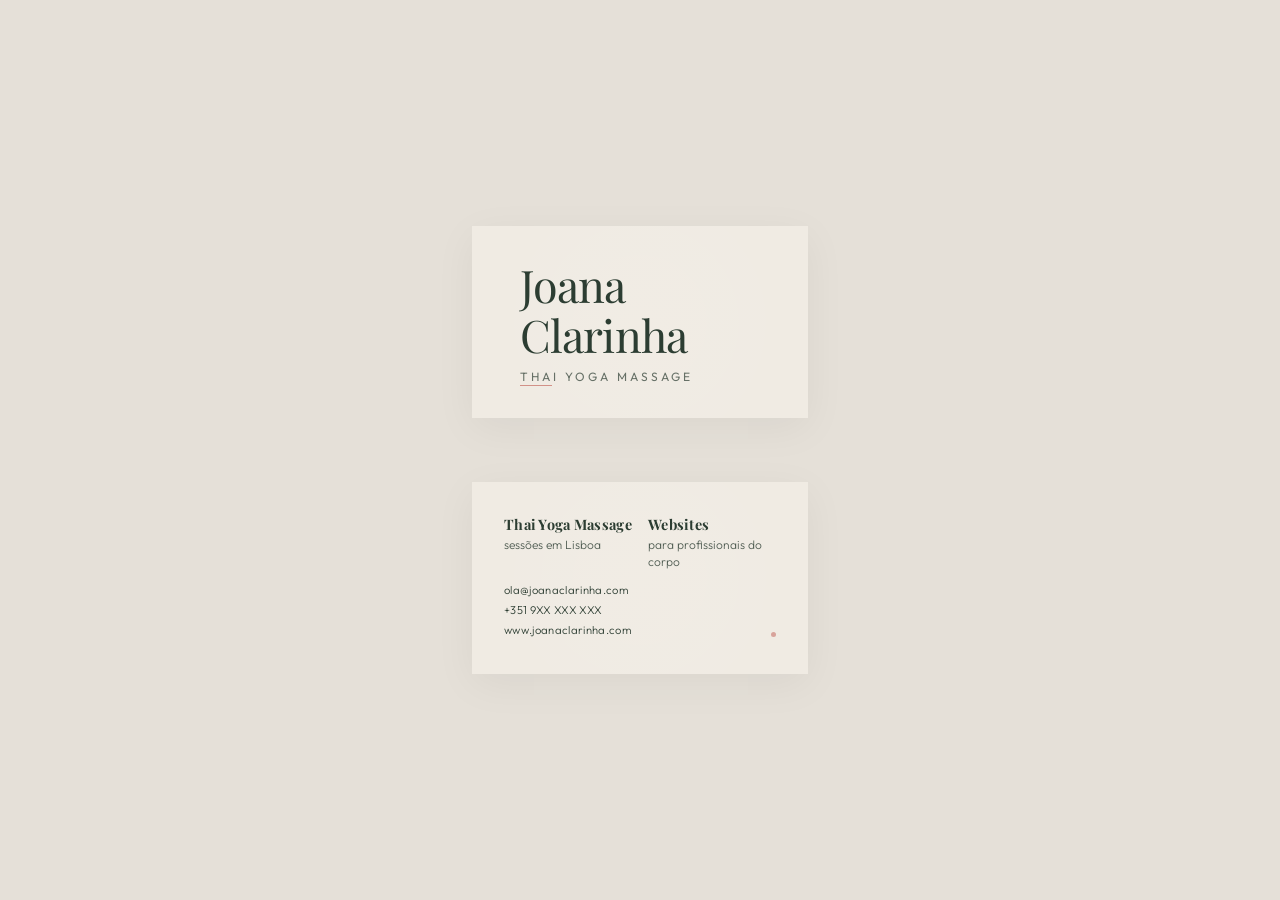
<file: business_card.html>
<!DOCTYPE html>
<html lang="pt">

<head>
    <meta charset="UTF-8">
    <meta name="viewport" content="width=device-width, initial-scale=1.0">
    <title>Cartão de Visita - Joana Clarinha</title>
    <link rel="preconnect" href="https://fonts.googleapis.com">
    <link rel="preconnect" href="https://fonts.gstatic.com" crossorigin>
    <link
        href="https://fonts.googleapis.com/css2?family=Outfit:wght@300;400&family=Playfair+Display:ital,wght@0,400;0,700;1,400&display=swap"
        rel="stylesheet">
    <link rel="stylesheet" href="business_card.css">
</head>

<body>
    <div class="card-container">
        <!-- Front Side -->
        <section class="card front">
            <div class="content">
                <h1 class="name">Joana Clarinha</h1>
                <p class="tagline">Thai Yoga Massage</p>
            </div>
            <div class="accent-line"></div>
        </section>

        <!-- Back Side -->
        <section class="card back">
            <div class="top-section">
                <div class="section-column">
                    <p class="section-title">Thai Yoga Massage</p>
                    <p class="section-subtitle">sessões em Lisboa</p>
                </div>
                <div class="section-column">
                    <p class="section-title">Websites</p>
                    <p class="section-subtitle">para profissionais do corpo</p>
                </div>
            </div>

            <div class="bottom-section">
                <div class="contact-details">
                    <p>ola@joanaclarinha.com</p>
                    <p>+351 9XX XXX XXX</p>
                    <p>www.joanaclarinha.com</p>
                </div>
                <!-- Small muted coral dot as a subtle detail -->
                <div class="small-accent"></div>
            </div>
        </section>
    </div>
</body>

</html>
</file>
<file: business_card.css>
:root {
    /* Color Palette */
    --color-bg: #F0EBE3; /* Warm beige */
    --color-off-white: #FAF9F6;
    --color-text-dark: #2C3D32; /* Deep green */
    --color-accent: #D29188; /* Muted coral */
    --color-border: rgba(44, 61, 50, 0.15);
    
    /* Typography */
    --font-primary: 'Playfair Display', serif;
    --font-secondary: 'Outfit', sans-serif;
}

* {
    margin: 0;
    padding: 0;
    box-sizing: border-box;
}

body {
    background-color: #E5E0D8;
    display: flex;
    justify-content: center;
    align-items: center;
    min-height: 100vh;
    padding: 2rem;
    font-family: var(--font-secondary);
}

.card-container {
    display: flex;
    flex-direction: column;
    gap: 4rem;
    align-items: center;
}

.card {
    width: 3.5in;
    height: 2in;
    background-color: var(--color-bg);
    background-image: 
        radial-gradient(circle at 50% 50%, rgba(255,255,255,0.05) 0%, transparent 100%),
        url("https://www.transparenttextures.com/patterns/natural-paper.png");
    box-shadow: 0 10px 40px rgba(0, 0, 0, 0.05);
    position: relative;
    padding: 1.5rem;
    display: flex;
    flex-direction: column;
    justify-content: center;
    overflow: hidden;
    color: var(--color-text-dark);
}

/* Front Side */
.front {
    justify-content: center;
    align-items: flex-start;
    padding-left: 3rem;
}

.name {
    font-family: var(--font-primary);
    font-size: 2.8rem;
    font-weight: 400;
    line-height: 1.1;
    margin-bottom: 0.6rem;
    letter-spacing: -0.02em;
}

.tagline {
    font-family: var(--font-secondary);
    font-size: 0.75rem;
    text-transform: uppercase;
    letter-spacing: 0.25em;
    font-weight: 400;
    opacity: 0.7;
}

.accent-line {
    position: absolute;
    bottom: 2rem;
    left: 3rem;
    width: 2rem;
    height: 1px;
    background-color: var(--color-accent);
}

/* Back Side */
.back {
    justify-content: space-between;
    padding: 2rem;
}

.top-section {
    display: flex;
    justify-content: space-between;
    gap: 1rem;
}

.section-column {
    flex: 1;
}

.section-title {
    font-family: var(--font-primary);
    font-size: 0.9rem;
    font-weight: 700;
    margin-bottom: 0.2rem;
    letter-spacing: 0.02em;
}

.section-subtitle {
    font-family: var(--font-secondary);
    font-size: 0.75rem;
    font-weight: 300;
    line-height: 1.4;
    opacity: 0.8;
}

.bottom-section {
    display: flex;
    justify-content: space-between;
    align-items: flex-end;
}

.contact-details {
    font-family: var(--font-secondary);
    font-size: 0.7rem;
    line-height: 1.6;
    font-weight: 300;
    letter-spacing: 0.03em;
}

.contact-details p {
    margin-bottom: 2px;
}

.small-accent {
    width: 5px;
    height: 5px;
    background-color: var(--color-accent);
    border-radius: 50%;
    margin-bottom: 5px;
    opacity: 0.8;
}

/* Hover effects for presentation */
.card {
    transition: transform 0.6s cubic-bezier(0.16, 1, 0.3, 1), box-shadow 0.6s ease;
}

.card:hover {
    transform: translateY(-5px) scale(1.02);
    box-shadow: 0 15px 50px rgba(0, 0, 0, 0.08);
}

@media (max-width: 450px) {
    .card {
        width: 3in;
        height: 1.7in;
    }
    .name {
        font-size: 2rem;
    }
}
</file>
